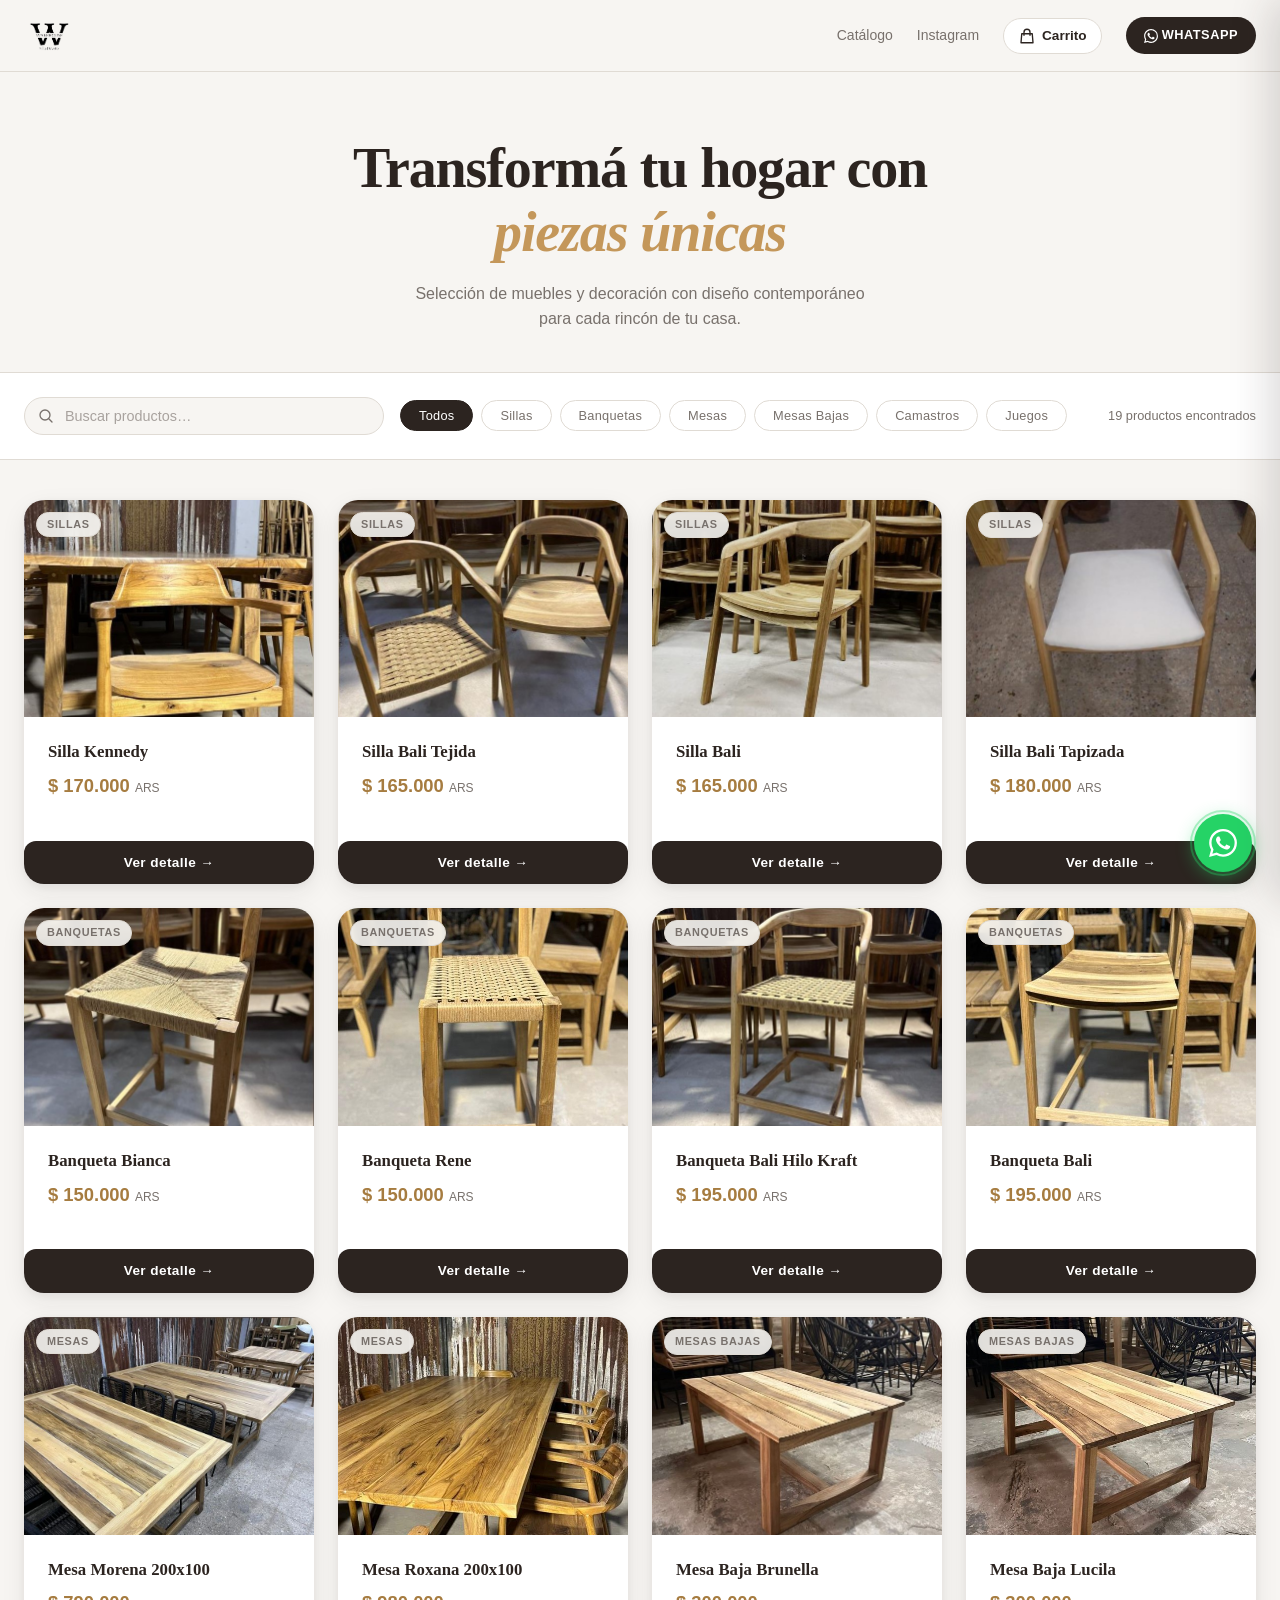
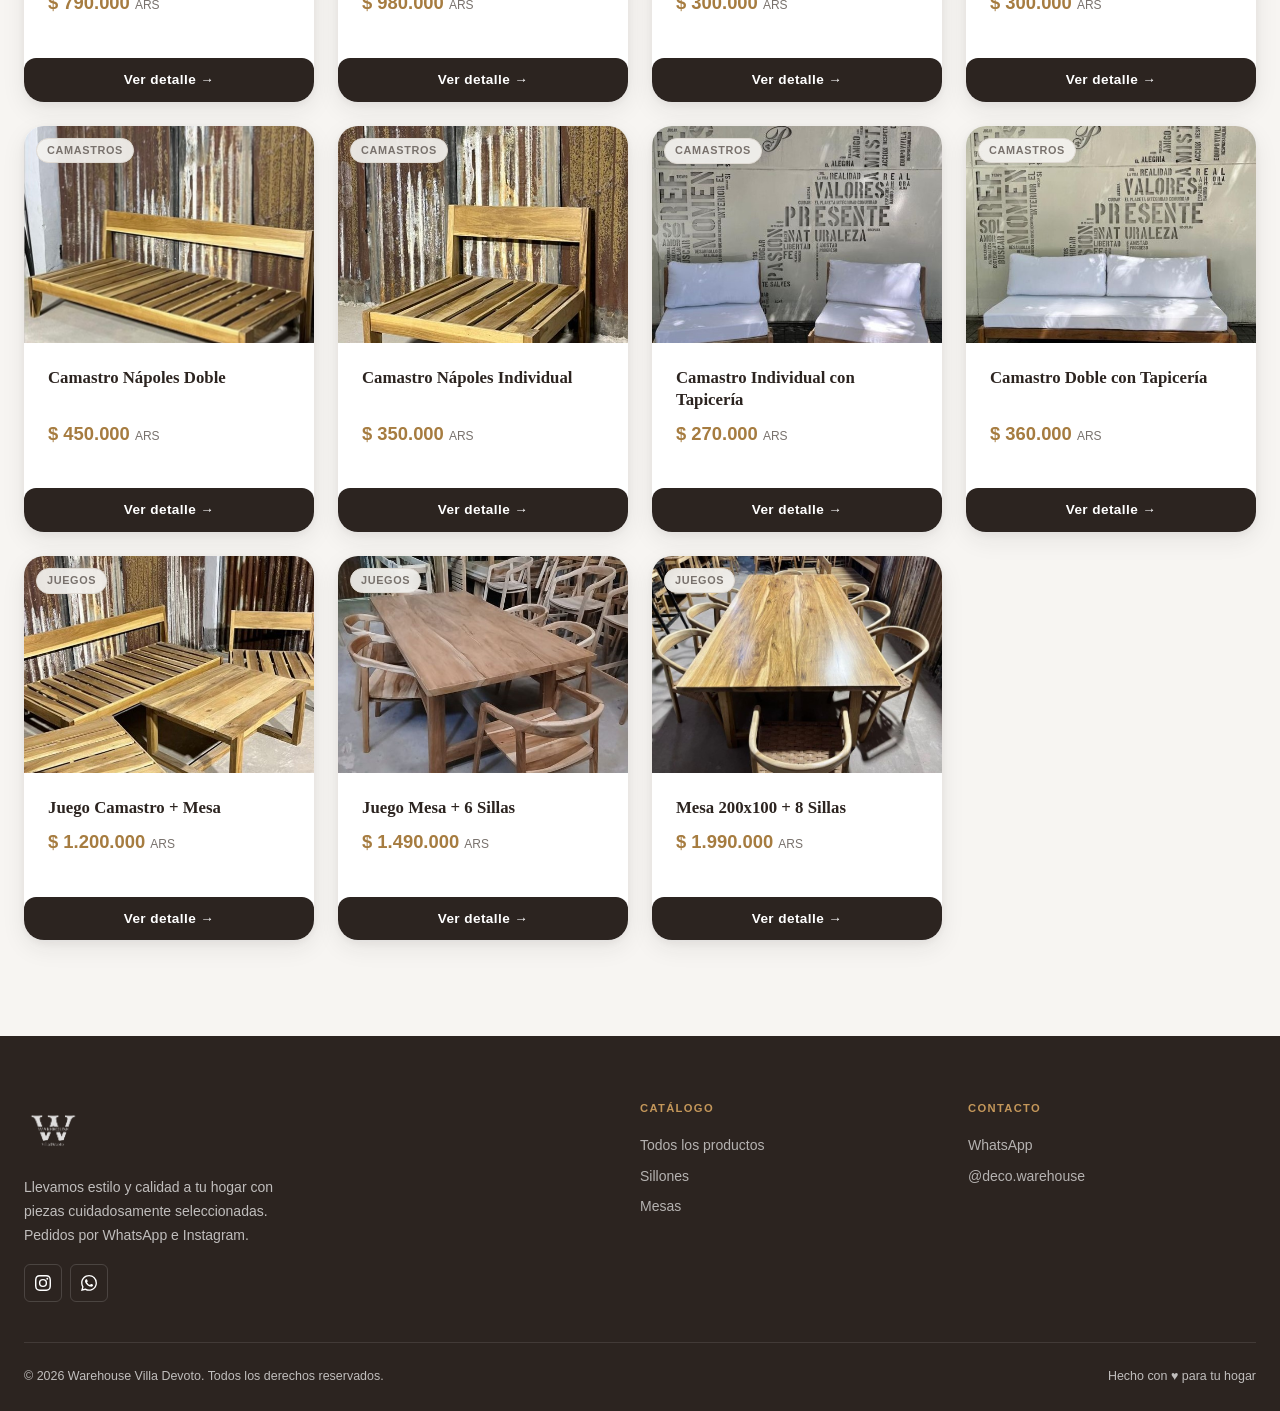
<file: index.html>
<!DOCTYPE html>
<html lang="es">
<head>
  <meta charset="UTF-8">
  <meta name="viewport" content="width=device-width, initial-scale=1.0">
  <title>Deco Warehouse — Decoración &amp; Muebles</title>
  <meta name="description" content="Descubrí nuestra colección de decoración y muebles. Estilo, calidad y diseño para tu hogar.">
  <meta property="og:title"       content="Deco Warehouse — Decoración & Muebles">
  <meta property="og:description" content="Productos exclusivos de decoración y muebles para tu hogar.">
  <meta property="og:type"        content="website">
  <link rel="icon" href="data:image/svg+xml,<svg xmlns='http://www.w3.org/2000/svg' viewBox='0 0 32 32'><rect width='32' height='32' rx='6' fill='%232C2420'/><text x='16' y='23' font-size='18' text-anchor='middle' fill='%23C4975A'>W</text></svg>">
  <link rel="stylesheet" href="style.css">
</head>
<body>

  <!-- ══ HEADER ══ -->
  <header class="site-header">
    <div class="container header-inner">

      <!-- Logo real -->
      <a href="index.html" class="site-logo">
        <img src="images/logo/logo-removebg-preview.png" alt="Warehouse Villa Devoto" class="logo-img">
      </a>

      <!-- Nav -->
      <nav class="header-nav" aria-label="Menú principal">
        <a href="index.html" class="header-link">Catálogo</a>
        <a href="https://www.instagram.com/deco.warehouse" target="_blank" rel="noopener" class="header-link">Instagram</a>

        <!-- Botón carrito -->
        <button class="cart-btn" id="cart-open" aria-label="Abrir carrito">
          <svg viewBox="0 0 24 24" stroke-width="1.8"><path d="M16 11V7a4 4 0 00-8 0v4M5 9h14l1 12H4L5 9z" stroke-linecap="round" stroke-linejoin="round"/></svg>
          Carrito
          <span class="cart-badge" id="cart-badge">0</span>
        </button>

        <a
          href="https://wa.me/5491161507530?text=Hola%2C%20me%20gustar%C3%ADa%20conocer%20m%C3%A1s%20sobre%20sus%20productos."
          target="_blank" rel="noopener" class="header-cta"
        >
          <svg viewBox="0 0 24 24" xmlns="http://www.w3.org/2000/svg">
            <path d="M17.472 14.382c-.297-.149-1.758-.867-2.03-.967-.273-.099-.471-.148-.67.15-.197.297-.767.966-.94 1.164-.173.199-.347.223-.644.075-.297-.15-1.255-.463-2.39-1.475-.883-.788-1.48-1.761-1.653-2.059-.173-.297-.018-.458.13-.606.134-.133.298-.347.446-.52.149-.174.198-.298.298-.497.099-.198.05-.371-.025-.52-.075-.149-.669-1.612-.916-2.207-.242-.579-.487-.5-.669-.51-.173-.008-.371-.01-.57-.01-.198 0-.52.074-.792.372-.272.297-1.04 1.016-1.04 2.479 0 1.462 1.065 2.875 1.213 3.074.149.198 2.096 3.2 5.077 4.487.709.306 1.262.489 1.694.625.712.227 1.36.195 1.871.118.571-.085 1.758-.719 2.006-1.413.248-.694.248-1.289.173-1.413-.074-.124-.272-.198-.57-.347m-5.421 7.403h-.004a9.87 9.87 0 01-5.031-1.378l-.361-.214-3.741.982.998-3.648-.235-.374a9.86 9.86 0 01-1.51-5.26c.001-5.45 4.436-9.884 9.888-9.884 2.64 0 5.122 1.03 6.988 2.898a9.825 9.825 0 012.893 6.994c-.003 5.45-4.437 9.884-9.885 9.884m8.413-18.297A11.815 11.815 0 0012.05 0C5.495 0 .16 5.335.157 11.892c0 2.096.547 4.142 1.588 5.945L.057 24l6.305-1.654a11.882 11.882 0 005.683 1.448h.005c6.554 0 11.89-5.335 11.893-11.893a11.821 11.821 0 00-3.48-8.413z"/>
          </svg>
          WhatsApp
        </a>
      </nav>
    </div>
  </header>

  <main>

    <!-- ══ HERO ══ -->
    <section class="hero">
      <div class="container">
        <!-- <p class="hero-eyebrow">Nueva colección 2025</p> -->
        <h1 class="hero-title">Transformá tu hogar con <em>piezas únicas</em></h1>
        <p class="hero-subtitle">
          Selección de muebles y decoración con diseño contemporáneo para cada rincón de tu casa.
        </p>
      </div>
    </section>

    <!-- ══ FILTROS ══ -->
    <div class="catalog-toolbar">
      <div class="container toolbar-inner">
        <div class="search-wrap">
          <svg viewBox="0 0 24 24" fill="none" stroke-width="2">
            <path d="M21 21l-5.197-5.197m0 0A7.5 7.5 0 105.196 15.803 7.5 7.5 0 0015.803 15.803z" stroke-linecap="round" stroke-linejoin="round"/>
          </svg>
          <input type="search" id="buscador" placeholder="Buscar productos…" aria-label="Buscar productos" autocomplete="off">
        </div>
        <div class="filter-chips" id="filter-chips" role="group" aria-label="Filtrar por categoría"></div>
        <p id="contador-resultados" aria-live="polite"></p>
      </div>
    </div>

    <!-- ══ GRILLA ══ -->
    <section class="catalog-section" aria-label="Catálogo de productos">
      <div class="container">
        <div id="grilla-productos" role="list">
          <div class="page-loading">
            <div class="spinner"></div>
            <p>Cargando productos…</p>
          </div>
        </div>
      </div>
    </section>

  </main>

  <!-- ══ FOOTER ══ -->
  <footer class="site-footer" aria-label="Pie de página">
    <div class="container">
      <div class="footer-inner">
        <div class="footer-brand">
          <a href="index.html" class="site-logo">
            <img src="images/logo/logo-removebg-preview.png" alt="Warehouse Villa Devoto" class="footer-logo-img">
          </a>
          <p class="footer-desc">
            Llevamos estilo y calidad a tu hogar con piezas cuidadosamente seleccionadas. Pedidos por WhatsApp e Instagram.
          </p>
          <div class="footer-social">
            <a href="https://www.instagram.com/deco.warehouse" target="_blank" rel="noopener" class="social-icon" aria-label="Instagram">
              <svg viewBox="0 0 24 24" xmlns="http://www.w3.org/2000/svg"><path d="M12 2.163c3.204 0 3.584.012 4.85.07 3.252.148 4.771 1.691 4.919 4.919.058 1.265.069 1.645.069 4.849 0 3.205-.012 3.584-.069 4.849-.149 3.225-1.664 4.771-4.919 4.919-1.266.058-1.644.07-4.85.07-3.204 0-3.584-.012-4.849-.07-3.26-.149-4.771-1.699-4.919-4.92-.058-1.265-.07-1.644-.07-4.849 0-3.204.013-3.583.07-4.849.149-3.227 1.664-4.771 4.919-4.919 1.266-.057 1.645-.069 4.849-.069zM12 0C8.741 0 8.333.014 7.053.072 2.695.272.273 2.69.073 7.052.014 8.333 0 8.741 0 12c0 3.259.014 3.668.072 4.948.2 4.358 2.618 6.78 6.98 6.98C8.333 23.986 8.741 24 12 24c3.259 0 3.668-.014 4.948-.072 4.354-.2 6.782-2.618 6.979-6.98.059-1.28.073-1.689.073-4.948 0-3.259-.014-3.667-.072-4.947-.196-4.354-2.617-6.78-6.979-6.98C15.668.014 15.259 0 12 0zm0 5.838a6.162 6.162 0 100 12.324 6.162 6.162 0 000-12.324zM12 16a4 4 0 110-8 4 4 0 010 8zm6.406-11.845a1.44 1.44 0 100 2.881 1.44 1.44 0 000-2.881z"/></svg>
            </a>
            <a href="https://wa.me/5491161507530" target="_blank" rel="noopener" class="social-icon" aria-label="WhatsApp">
              <svg viewBox="0 0 24 24" xmlns="http://www.w3.org/2000/svg"><path d="M17.472 14.382c-.297-.149-1.758-.867-2.03-.967-.273-.099-.471-.148-.67.15-.197.297-.767.966-.94 1.164-.173.199-.347.223-.644.075-.297-.15-1.255-.463-2.39-1.475-.883-.788-1.48-1.761-1.653-2.059-.173-.297-.018-.458.13-.606.134-.133.298-.347.446-.52.149-.174.198-.298.298-.497.099-.198.05-.371-.025-.52-.075-.149-.669-1.612-.916-2.207-.242-.579-.487-.5-.669-.51-.173-.008-.371-.01-.57-.01-.198 0-.52.074-.792.372-.272.297-1.04 1.016-1.04 2.479 0 1.462 1.065 2.875 1.213 3.074.149.198 2.096 3.2 5.077 4.487.709.306 1.262.489 1.694.625.712.227 1.36.195 1.871.118.571-.085 1.758-.719 2.006-1.413.248-.694.248-1.289.173-1.413-.074-.124-.272-.198-.57-.347m-5.421 7.403h-.004a9.87 9.87 0 01-5.031-1.378l-.361-.214-3.741.982.998-3.648-.235-.374a9.86 9.86 0 01-1.51-5.26c.001-5.45 4.436-9.884 9.888-9.884 2.64 0 5.122 1.03 6.988 2.898a9.825 9.825 0 012.893 6.994c-.003 5.45-4.437 9.884-9.885 9.884m8.413-18.297A11.815 11.815 0 0012.05 0C5.495 0 .16 5.335.157 11.892c0 2.096.547 4.142 1.588 5.945L.057 24l6.305-1.654a11.882 11.882 0 005.683 1.448h.005c6.554 0 11.89-5.335 11.893-11.893a11.821 11.821 0 00-3.48-8.413z"/></svg>
            </a>
          </div>
        </div>
        <div>
          <p class="footer-heading">Catálogo</p>
          <nav class="footer-links">
            <a href="index.html">Todos los productos</a>
            <a href="index.html">Sillones</a>
            <a href="index.html">Mesas</a>
          </nav>
        </div>
        <div>
          <p class="footer-heading">Contacto</p>
          <nav class="footer-links">
            <a href="https://wa.me/5491161507530" target="_blank" rel="noopener">WhatsApp</a>
            <a href="https://www.instagram.com/deco.warehouse" target="_blank" rel="noopener">@deco.warehouse</a>
            <!-- <a href="mailto:hola@decowarehouse.com">hola@decowarehouse.com</a> -->
          </nav>
        </div>
      </div>
      <div class="footer-bottom">
        <span>© <script>document.write(new Date().getFullYear())</script> Warehouse Villa Devoto. Todos los derechos reservados.</span>
        <span>Hecho con ♥ para tu hogar</span>
      </div>
    </div>
  </footer>

  <!-- ══ BOTÓN FLOTANTE WHATSAPP ══ -->
  <a id="wa-float" href="#" target="_blank" rel="noopener noreferrer" class="whatsapp-float" aria-label="Contactar por WhatsApp">
    <svg viewBox="0 0 24 24" xmlns="http://www.w3.org/2000/svg"><path d="M17.472 14.382c-.297-.149-1.758-.867-2.03-.967-.273-.099-.471-.148-.67.15-.197.297-.767.966-.94 1.164-.173.199-.347.223-.644.075-.297-.15-1.255-.463-2.39-1.475-.883-.788-1.48-1.761-1.653-2.059-.173-.297-.018-.458.13-.606.134-.133.298-.347.446-.52.149-.174.198-.298.298-.497.099-.198.05-.371-.025-.52-.075-.149-.669-1.612-.916-2.207-.242-.579-.487-.5-.669-.51-.173-.008-.371-.01-.57-.01-.198 0-.52.074-.792.372-.272.297-1.04 1.016-1.04 2.479 0 1.462 1.065 2.875 1.213 3.074.149.198 2.096 3.2 5.077 4.487.709.306 1.262.489 1.694.625.712.227 1.36.195 1.871.118.571-.085 1.758-.719 2.006-1.413.248-.694.248-1.289.173-1.413-.074-.124-.272-.198-.57-.347m-5.421 7.403h-.004a9.87 9.87 0 01-5.031-1.378l-.361-.214-3.741.982.998-3.648-.235-.374a9.86 9.86 0 01-1.51-5.26c.001-5.45 4.436-9.884 9.888-9.884 2.64 0 5.122 1.03 6.988 2.898a9.825 9.825 0 012.893 6.994c-.003 5.45-4.437 9.884-9.885 9.884m8.413-18.297A11.815 11.815 0 0012.05 0C5.495 0 .16 5.335.157 11.892c0 2.096.547 4.142 1.588 5.945L.057 24l6.305-1.654a11.882 11.882 0 005.683 1.448h.005c6.554 0 11.89-5.335 11.893-11.893a11.821 11.821 0 00-3.48-8.413z"/></svg>
  </a>

  <!-- ══ CARRITO DRAWER ══ -->
  <div class="cart-overlay" id="cart-overlay"></div>
  <aside class="cart-drawer" id="cart-drawer" aria-label="Carrito de compras">
    <div class="cart-header">
      <h2>Tu carrito</h2>
      <button class="cart-close" id="cart-close" aria-label="Cerrar carrito">
        <svg viewBox="0 0 24 24"><path d="M6 18L18 6M6 6l12 12" stroke-linecap="round" stroke-linejoin="round"/></svg>
      </button>
    </div>

    <div class="cart-items" id="cart-items">
      <div class="cart-empty">
        <svg viewBox="0 0 24 24"><path d="M16 11V7a4 4 0 00-8 0v4M5 9h14l1 12H4L5 9z" stroke-linecap="round" stroke-linejoin="round"/></svg>
        <h3>Tu carrito está vacío</h3>
        <p>Explorá el catálogo y agregá productos.</p>
      </div>
    </div>

    <div class="cart-footer" id="cart-footer" style="display:none;">
      <div class="cart-total-row">
        <span class="cart-total-label">Total del pedido</span>
        <span class="cart-total-amount" id="cart-total">$0</span>
      </div>
      <button class="btn-checkout" id="cart-checkout">
        <svg viewBox="0 0 24 24" xmlns="http://www.w3.org/2000/svg"><path d="M17.472 14.382c-.297-.149-1.758-.867-2.03-.967-.273-.099-.471-.148-.67.15-.197.297-.767.966-.94 1.164-.173.199-.347.223-.644.075-.297-.15-1.255-.463-2.39-1.475-.883-.788-1.48-1.761-1.653-2.059-.173-.297-.018-.458.13-.606.134-.133.298-.347.446-.52.149-.174.198-.298.298-.497.099-.198.05-.371-.025-.52-.075-.149-.669-1.612-.916-2.207-.242-.579-.487-.5-.669-.51-.173-.008-.371-.01-.57-.01-.198 0-.52.074-.792.372-.272.297-1.04 1.016-1.04 2.479 0 1.462 1.065 2.875 1.213 3.074.149.198 2.096 3.2 5.077 4.487.709.306 1.262.489 1.694.625.712.227 1.36.195 1.871.118.571-.085 1.758-.719 2.006-1.413.248-.694.248-1.289.173-1.413-.074-.124-.272-.198-.57-.347m-5.421 7.403h-.004a9.87 9.87 0 01-5.031-1.378l-.361-.214-3.741.982.998-3.648-.235-.374a9.86 9.86 0 01-1.51-5.26c.001-5.45 4.436-9.884 9.888-9.884 2.64 0 5.122 1.03 6.988 2.898a9.825 9.825 0 012.893 6.994c-.003 5.45-4.437 9.884-9.885 9.884m8.413-18.297A11.815 11.815 0 0012.05 0C5.495 0 .16 5.335.157 11.892c0 2.096.547 4.142 1.588 5.945L.057 24l6.305-1.654a11.882 11.882 0 005.683 1.448h.005c6.554 0 11.89-5.335 11.893-11.893a11.821 11.821 0 00-3.48-8.413z"/></svg>
        Confirmar pedido por WhatsApp
      </button>
      <p class="cart-note">Te enviamos los detalles del pago y envío por chat</p>
      <button id="cart-clear" class="btn-vaciar">Vaciar carrito</button>
    </div>
  </aside>

  <script src="app.js"></script>
</body>
</html>
</file>
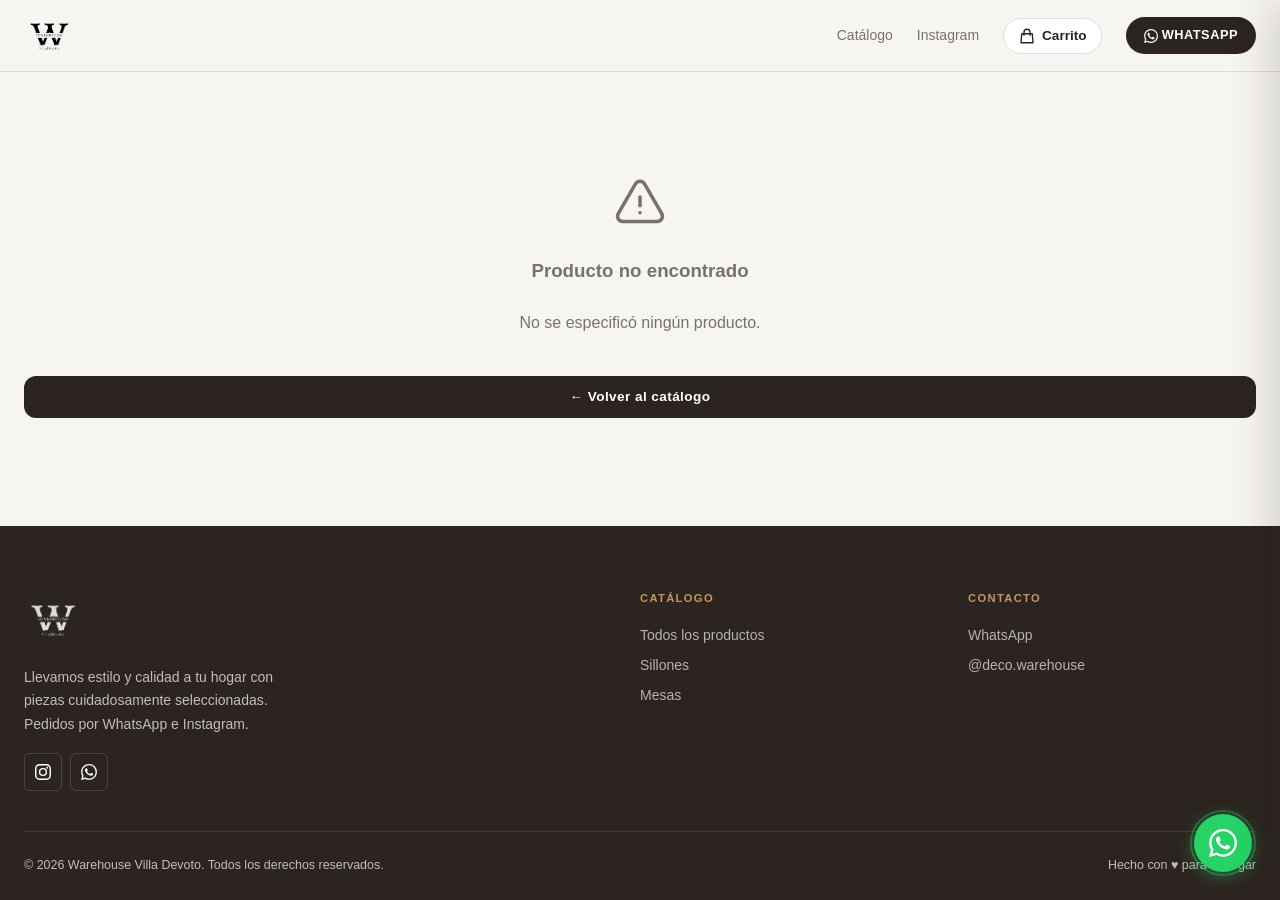
<file: producto.html>
<!DOCTYPE html>
<html lang="es">
<head>
  <meta charset="UTF-8">
  <meta name="viewport" content="width=device-width, initial-scale=1.0">
  <title>Producto — Deco Warehouse</title>
  <meta name="description" content="Detalle de producto en Deco Warehouse.">
  <meta property="og:title"       content="Producto — Deco Warehouse">
  <meta property="og:description" content="Detalle de producto en Deco Warehouse.">
  <meta property="og:image"       content="">
  <meta property="og:type"        content="product">
  <link rel="icon" href="data:image/svg+xml,<svg xmlns='http://www.w3.org/2000/svg' viewBox='0 0 32 32'><rect width='32' height='32' rx='6' fill='%232C2420'/><text x='16' y='23' font-size='18' text-anchor='middle' fill='%23C4975A'>W</text></svg>">
  <link rel="stylesheet" href="style.css">
</head>
<body>

  <!-- ══ HEADER ══ -->
  <header class="site-header">
    <div class="container header-inner">
      <a href="index.html" class="site-logo">
        <img src="images/logo/logo-removebg-preview.png" alt="Warehouse Villa Devoto" class="logo-img">
      </a>
      <nav class="header-nav" aria-label="Menú principal">
        <a href="index.html" class="header-link">Catálogo</a>
        <a href="https://www.instagram.com/deco.warehouse" target="_blank" rel="noopener" class="header-link">Instagram</a>

        <button class="cart-btn" id="cart-open" aria-label="Abrir carrito">
          <svg viewBox="0 0 24 24" stroke-width="1.8"><path d="M16 11V7a4 4 0 00-8 0v4M5 9h14l1 12H4L5 9z" stroke-linecap="round" stroke-linejoin="round"/></svg>
          Carrito
          <span class="cart-badge" id="cart-badge">0</span>
        </button>

        <a
          href="https://wa.me/5491161507530?text=Hola%2C%20me%20gustar%C3%ADa%20conocer%20m%C3%A1s%20sobre%20sus%20productos."
          target="_blank" rel="noopener" class="header-cta"
        >
          <svg viewBox="0 0 24 24" xmlns="http://www.w3.org/2000/svg"><path d="M17.472 14.382c-.297-.149-1.758-.867-2.03-.967-.273-.099-.471-.148-.67.15-.197.297-.767.966-.94 1.164-.173.199-.347.223-.644.075-.297-.15-1.255-.463-2.39-1.475-.883-.788-1.48-1.761-1.653-2.059-.173-.297-.018-.458.13-.606.134-.133.298-.347.446-.52.149-.174.198-.298.298-.497.099-.198.05-.371-.025-.52-.075-.149-.669-1.612-.916-2.207-.242-.579-.487-.5-.669-.51-.173-.008-.371-.01-.57-.01-.198 0-.52.074-.792.372-.272.297-1.04 1.016-1.04 2.479 0 1.462 1.065 2.875 1.213 3.074.149.198 2.096 3.2 5.077 4.487.709.306 1.262.489 1.694.625.712.227 1.36.195 1.871.118.571-.085 1.758-.719 2.006-1.413.248-.694.248-1.289.173-1.413-.074-.124-.272-.198-.57-.347m-5.421 7.403h-.004a9.87 9.87 0 01-5.031-1.378l-.361-.214-3.741.982.998-3.648-.235-.374a9.86 9.86 0 01-1.51-5.26c.001-5.45 4.436-9.884 9.888-9.884 2.64 0 5.122 1.03 6.988 2.898a9.825 9.825 0 012.893 6.994c-.003 5.45-4.437 9.884-9.885 9.884m8.413-18.297A11.815 11.815 0 0012.05 0C5.495 0 .16 5.335.157 11.892c0 2.096.547 4.142 1.588 5.945L.057 24l6.305-1.654a11.882 11.882 0 005.683 1.448h.005c6.554 0 11.89-5.335 11.893-11.893a11.821 11.821 0 00-3.48-8.413z"/></svg>
          WhatsApp
        </a>
      </nav>
    </div>
  </header>

  <main>
    <div class="container">
      <div id="producto-detalle">
        <div class="page-loading">
          <div class="spinner"></div>
          <p>Cargando producto…</p>
        </div>
      </div>
    </div>
  </main>

  <!-- ══ FOOTER ══ -->
  <footer class="site-footer" aria-label="Pie de página">
    <div class="container">
      <div class="footer-inner">
        <div class="footer-brand">
          <a href="index.html" class="site-logo">
            <img src="images/logo/logo-removebg-preview.png" alt="Warehouse Villa Devoto" class="footer-logo-img">
          </a>
          <p class="footer-desc">
            Llevamos estilo y calidad a tu hogar con piezas cuidadosamente seleccionadas. Pedidos por WhatsApp e Instagram.
          </p>
          <div class="footer-social">
            <a href="https://www.instagram.com/deco.warehouse" target="_blank" rel="noopener" class="social-icon" aria-label="Instagram">
              <svg viewBox="0 0 24 24" xmlns="http://www.w3.org/2000/svg"><path d="M12 2.163c3.204 0 3.584.012 4.85.07 3.252.148 4.771 1.691 4.919 4.919.058 1.265.069 1.645.069 4.849 0 3.205-.012 3.584-.069 4.849-.149 3.225-1.664 4.771-4.919 4.919-1.266.058-1.644.07-4.85.07-3.204 0-3.584-.012-4.849-.07-3.26-.149-4.771-1.699-4.919-4.92-.058-1.265-.07-1.644-.07-4.849 0-3.204.013-3.583.07-4.849.149-3.227 1.664-4.771 4.919-4.919 1.266-.057 1.645-.069 4.849-.069zM12 0C8.741 0 8.333.014 7.053.072 2.695.272.273 2.69.073 7.052.014 8.333 0 8.741 0 12c0 3.259.014 3.668.072 4.948.2 4.358 2.618 6.78 6.98 6.98C8.333 23.986 8.741 24 12 24c3.259 0 3.668-.014 4.948-.072 4.354-.2 6.782-2.618 6.979-6.98.059-1.28.073-1.689.073-4.948 0-3.259-.014-3.667-.072-4.947-.196-4.354-2.617-6.78-6.979-6.98C15.668.014 15.259 0 12 0zm0 5.838a6.162 6.162 0 100 12.324 6.162 6.162 0 000-12.324zM12 16a4 4 0 110-8 4 4 0 010 8zm6.406-11.845a1.44 1.44 0 100 2.881 1.44 1.44 0 000-2.881z"/></svg>
            </a>
            <a href="https://wa.me/5491161507530" target="_blank" rel="noopener" class="social-icon" aria-label="WhatsApp">
              <svg viewBox="0 0 24 24" xmlns="http://www.w3.org/2000/svg"><path d="M17.472 14.382c-.297-.149-1.758-.867-2.03-.967-.273-.099-.471-.148-.67.15-.197.297-.767.966-.94 1.164-.173.199-.347.223-.644.075-.297-.15-1.255-.463-2.39-1.475-.883-.788-1.48-1.761-1.653-2.059-.173-.297-.018-.458.13-.606.134-.133.298-.347.446-.52.149-.174.198-.298.298-.497.099-.198.05-.371-.025-.52-.075-.149-.669-1.612-.916-2.207-.242-.579-.487-.5-.669-.51-.173-.008-.371-.01-.57-.01-.198 0-.52.074-.792.372-.272.297-1.04 1.016-1.04 2.479 0 1.462 1.065 2.875 1.213 3.074.149.198 2.096 3.2 5.077 4.487.709.306 1.262.489 1.694.625.712.227 1.36.195 1.871.118.571-.085 1.758-.719 2.006-1.413.248-.694.248-1.289.173-1.413-.074-.124-.272-.198-.57-.347m-5.421 7.403h-.004a9.87 9.87 0 01-5.031-1.378l-.361-.214-3.741.982.998-3.648-.235-.374a9.86 9.86 0 01-1.51-5.26c.001-5.45 4.436-9.884 9.888-9.884 2.64 0 5.122 1.03 6.988 2.898a9.825 9.825 0 012.893 6.994c-.003 5.45-4.437 9.884-9.885 9.884m8.413-18.297A11.815 11.815 0 0012.05 0C5.495 0 .16 5.335.157 11.892c0 2.096.547 4.142 1.588 5.945L.057 24l6.305-1.654a11.882 11.882 0 005.683 1.448h.005c6.554 0 11.89-5.335 11.893-11.893a11.821 11.821 0 00-3.48-8.413z"/></svg>
            </a>
          </div>
        </div>
        <div>
          <p class="footer-heading">Catálogo</p>
          <nav class="footer-links">
            <a href="index.html">Todos los productos</a>
            <a href="index.html">Sillones</a>
            <a href="index.html">Mesas</a>
          </nav>
        </div>
        <div>
          <p class="footer-heading">Contacto</p>
          <nav class="footer-links">
            <a href="https://wa.me/5491161507530" target="_blank" rel="noopener">WhatsApp</a>
            <a href="https://www.instagram.com/deco.warehouse" target="_blank" rel="noopener">@deco.warehouse</a>
            <!-- <a href="mailto:hola@decowarehouse.com">hola@decowarehouse.com</a> -->
          </nav>
        </div>
      </div>
      <div class="footer-bottom">
        <span>© <script>document.write(new Date().getFullYear())</script> Warehouse Villa Devoto. Todos los derechos reservados.</span>
        <span>Hecho con ♥ para tu hogar</span>
      </div>
    </div>
  </footer>

  <!-- ══ BOTÓN FLOTANTE WHATSAPP ══ -->
  <a id="wa-float" href="#" target="_blank" rel="noopener noreferrer" class="whatsapp-float" aria-label="Contactar por WhatsApp">
    <svg viewBox="0 0 24 24" xmlns="http://www.w3.org/2000/svg"><path d="M17.472 14.382c-.297-.149-1.758-.867-2.03-.967-.273-.099-.471-.148-.67.15-.197.297-.767.966-.94 1.164-.173.199-.347.223-.644.075-.297-.15-1.255-.463-2.39-1.475-.883-.788-1.48-1.761-1.653-2.059-.173-.297-.018-.458.13-.606.134-.133.298-.347.446-.52.149-.174.198-.298.298-.497.099-.198.05-.371-.025-.52-.075-.149-.669-1.612-.916-2.207-.242-.579-.487-.5-.669-.51-.173-.008-.371-.01-.57-.01-.198 0-.52.074-.792.372-.272.297-1.04 1.016-1.04 2.479 0 1.462 1.065 2.875 1.213 3.074.149.198 2.096 3.2 5.077 4.487.709.306 1.262.489 1.694.625.712.227 1.36.195 1.871.118.571-.085 1.758-.719 2.006-1.413.248-.694.248-1.289.173-1.413-.074-.124-.272-.198-.57-.347m-5.421 7.403h-.004a9.87 9.87 0 01-5.031-1.378l-.361-.214-3.741.982.998-3.648-.235-.374a9.86 9.86 0 01-1.51-5.26c.001-5.45 4.436-9.884 9.888-9.884 2.64 0 5.122 1.03 6.988 2.898a9.825 9.825 0 012.893 6.994c-.003 5.45-4.437 9.884-9.885 9.884m8.413-18.297A11.815 11.815 0 0012.05 0C5.495 0 .16 5.335.157 11.892c0 2.096.547 4.142 1.588 5.945L.057 24l6.305-1.654a11.882 11.882 0 005.683 1.448h.005c6.554 0 11.89-5.335 11.893-11.893a11.821 11.821 0 00-3.48-8.413z"/></svg>
  </a>

  <!-- ══ CARRITO DRAWER ══ -->
  <div class="cart-overlay" id="cart-overlay"></div>
  <aside class="cart-drawer" id="cart-drawer" aria-label="Carrito de compras">
    <div class="cart-header">
      <h2>Tu carrito</h2>
      <button class="cart-close" id="cart-close" aria-label="Cerrar carrito">
        <svg viewBox="0 0 24 24"><path d="M6 18L18 6M6 6l12 12" stroke-linecap="round" stroke-linejoin="round"/></svg>
      </button>
    </div>
    <div class="cart-items" id="cart-items">
      <div class="cart-empty">
        <svg viewBox="0 0 24 24"><path d="M16 11V7a4 4 0 00-8 0v4M5 9h14l1 12H4L5 9z" stroke-linecap="round" stroke-linejoin="round"/></svg>
        <h3>Tu carrito está vacío</h3>
        <p>Explorá el catálogo y agregá productos.</p>
      </div>
    </div>
    <div class="cart-footer" id="cart-footer" style="display:none;">
      <div class="cart-total-row">
        <span class="cart-total-label">Total del pedido</span>
        <span class="cart-total-amount" id="cart-total">$0</span>
      </div>
      <button class="btn-checkout" id="cart-checkout">
        <svg viewBox="0 0 24 24" xmlns="http://www.w3.org/2000/svg"><path d="M17.472 14.382c-.297-.149-1.758-.867-2.03-.967-.273-.099-.471-.148-.67.15-.197.297-.767.966-.94 1.164-.173.199-.347.223-.644.075-.297-.15-1.255-.463-2.39-1.475-.883-.788-1.48-1.761-1.653-2.059-.173-.297-.018-.458.13-.606.134-.133.298-.347.446-.52.149-.174.198-.298.298-.497.099-.198.05-.371-.025-.52-.075-.149-.669-1.612-.916-2.207-.242-.579-.487-.5-.669-.51-.173-.008-.371-.01-.57-.01-.198 0-.52.074-.792.372-.272.297-1.04 1.016-1.04 2.479 0 1.462 1.065 2.875 1.213 3.074.149.198 2.096 3.2 5.077 4.487.709.306 1.262.489 1.694.625.712.227 1.36.195 1.871.118.571-.085 1.758-.719 2.006-1.413.248-.694.248-1.289.173-1.413-.074-.124-.272-.198-.57-.347m-5.421 7.403h-.004a9.87 9.87 0 01-5.031-1.378l-.361-.214-3.741.982.998-3.648-.235-.374a9.86 9.86 0 01-1.51-5.26c.001-5.45 4.436-9.884 9.888-9.884 2.64 0 5.122 1.03 6.988 2.898a9.825 9.825 0 012.893 6.994c-.003 5.45-4.437 9.884-9.885 9.884m8.413-18.297A11.815 11.815 0 0012.05 0C5.495 0 .16 5.335.157 11.892c0 2.096.547 4.142 1.588 5.945L.057 24l6.305-1.654a11.882 11.882 0 005.683 1.448h.005c6.554 0 11.89-5.335 11.893-11.893a11.821 11.821 0 00-3.48-8.413z"/></svg>
        Confirmar pedido por WhatsApp
      </button>
      <p class="cart-note">Te enviamos los detalles del pago y envío por chat</p>
      <button id="cart-clear" class="btn-vaciar">Vaciar carrito</button>
    </div>
  </aside>

  <script src="app.js"></script>
</body>
</html>
</file>
<file: style.css>
/* ================================================
   DECO WAREHOUSE — style.css
   Variables → Reset → Base → Layout → Componentes
   ================================================ */

/* ── 1. VARIABLES ── */
:root {
  --color-bg:         #F7F5F2;
  --color-bg-alt:     #EDEAE5;
  --color-surface:    #FFFFFF;
  --color-border:     #E0DBD4;

  --color-text:       #1C1917;
  --color-text-muted: #78716C;
  --color-text-light: #A8A29E;

  --color-primary:    #2C2420;
  --color-accent:     #C4975A;
  --color-accent-light: #E8D5B4;
  --color-accent-dark:  #A67C40;

  --color-whatsapp:   #25D366;
  --color-whatsapp-dark: #128C7E;

  --font-display:  'Playfair Display', Georgia, serif;
  --font-body:     'DM Sans', 'Segoe UI', sans-serif;

  --space-xs:   4px;
  --space-sm:   8px;
  --space-md:   16px;
  --space-lg:   24px;
  --space-xl:   40px;
  --space-2xl:  64px;
  --space-3xl:  96px;

  --radius-sm:  6px;
  --radius-md:  12px;
  --radius-lg:  20px;
  --radius-full: 999px;

  --shadow-card: 0 2px 8px rgba(44,36,32,.06), 0 8px 24px rgba(44,36,32,.08);
  --shadow-hover: 0 4px 16px rgba(44,36,32,.1), 0 16px 40px rgba(44,36,32,.12);
  --shadow-btn:  0 4px 12px rgba(196,151,90,.35);

  --transition-fast: 180ms ease;
  --transition-base: 300ms cubic-bezier(0.4, 0, 0.2, 1);
  --transition-slow: 500ms cubic-bezier(0.4, 0, 0.2, 1);

  --max-width: 1280px;
  --header-h: 72px;
}

/* ── 2. RESET ── */
*, *::before, *::after { box-sizing: border-box; margin: 0; padding: 0; }
html { scroll-behavior: smooth; -webkit-font-smoothing: antialiased; }
body {
  font-family: var(--font-body);
  background: var(--color-bg);
  color: var(--color-text);
  line-height: 1.6;
  min-height: 100vh;
  display: flex;
  flex-direction: column;
}
img { display: block; max-width: 100%; }
a  { text-decoration: none; color: inherit; }
ul { list-style: none; }
button { cursor: pointer; border: none; background: none; font-family: inherit; }

/* ── 3. GOOGLE FONTS ── */
@import url('https://fonts.googleapis.com/css2?family=Playfair+Display:wght@400;500;600;700&family=DM+Sans:wght@300;400;500;600&display=swap');

/* ── 4. UTILIDADES ── */
.container {
  width: 100%;
  max-width: var(--max-width);
  margin: 0 auto;
  padding: 0 var(--space-lg);
}
.sr-only {
  position: absolute; width: 1px; height: 1px;
  overflow: hidden; clip: rect(0,0,0,0); white-space: nowrap;
}

/* ── 5. HEADER ── */
.site-header {
  position: sticky;
  top: 0;
  z-index: 100;
  height: var(--header-h);
  background: rgba(247,245,242,.92);
  backdrop-filter: blur(12px);
  border-bottom: 1px solid var(--color-border);
  display: flex;
  align-items: center;
}
.header-inner {
  display: flex;
  align-items: center;
  justify-content: space-between;
  gap: var(--space-lg);
  width: 100%;
}
.site-logo {
  display: flex;
  align-items: center;
  gap: var(--space-sm);
  text-decoration: none;
}
.logo-img {
  height: 52px;
  width: auto;
  object-fit: contain;
  display: block;
}
.logo-mark {
  width: 38px;
  height: 38px;
  background: var(--color-primary);
  border-radius: var(--radius-sm);
  display: grid;
  place-items: center;
  flex-shrink: 0;
}
.logo-mark svg { width: 20px; height: 20px; fill: var(--color-accent); }
.logo-text { line-height: 1.15; }
.logo-name {
  font-family: var(--font-display);
  font-size: 1.1rem;
  font-weight: 600;
  color: var(--color-primary);
  letter-spacing: -.01em;
}
.logo-tagline {
  font-size: .68rem;
  color: var(--color-text-muted);
  letter-spacing: .08em;
  text-transform: uppercase;
}
.header-nav {
  display: flex;
  align-items: center;
  gap: var(--space-lg);
}
.header-link {
  font-size: .875rem;
  font-weight: 500;
  color: var(--color-text-muted);
  transition: color var(--transition-fast);
}
.header-link:hover { color: var(--color-primary); }
.header-cta {
  display: inline-flex;
  align-items: center;
  gap: var(--space-xs);
  background: var(--color-primary);
  color: #fff;
  font-size: .8rem;
  font-weight: 600;
  letter-spacing: .04em;
  text-transform: uppercase;
  padding: 8px 18px;
  border-radius: var(--radius-full);
  transition: background var(--transition-fast), transform var(--transition-fast);
}
.header-cta:hover { background: var(--color-accent); transform: translateY(-1px); }
.header-cta svg { width: 14px; height: 14px; fill: currentColor; }

/* ── CART BUTTON in header ── */
.cart-btn {
  position: relative;
  display: inline-flex;
  align-items: center;
  gap: 6px;
  padding: 8px 14px;
  border-radius: var(--radius-full);
  border: 1.5px solid var(--color-border);
  background: var(--color-surface);
  color: var(--color-primary);
  font-size: .85rem;
  font-weight: 600;
  transition: all var(--transition-fast);
  cursor: pointer;
}
.cart-btn:hover {
  border-color: var(--color-accent);
  color: var(--color-accent);
}
.cart-btn svg { width: 18px; height: 18px; stroke: currentColor; fill: none; }
.cart-badge {
  display: none;
  position: absolute;
  top: -6px;
  right: -6px;
  background: var(--color-accent);
  color: #fff;
  font-size: .65rem;
  font-weight: 700;
  width: 18px;
  height: 18px;
  border-radius: 50%;
  align-items: center;
  justify-content: center;
  line-height: 1;
}
.cart-badge.visible { display: flex; }

/* ── CART SIDEBAR OVERLAY ── */
.cart-overlay {
  position: fixed;
  inset: 0;
  z-index: 300;
  background: rgba(28,25,23,.45);
  backdrop-filter: blur(3px);
  opacity: 0;
  pointer-events: none;
  transition: opacity var(--transition-base);
}
.cart-overlay.open {
  opacity: 1;
  pointer-events: all;
}

/* Cart drawer */
.cart-drawer {
  position: fixed;
  top: 0;
  right: 0;
  z-index: 310;
  height: 100dvh;
  width: min(420px, 100vw);
  background: var(--color-surface);
  box-shadow: -8px 0 40px rgba(44,36,32,.18);
  display: flex;
  flex-direction: column;
  transform: translateX(100%);
  transition: transform var(--transition-base);
}
.cart-drawer.open { transform: translateX(0); }

.cart-header {
  display: flex;
  align-items: center;
  justify-content: space-between;
  padding: var(--space-lg);
  border-bottom: 1px solid var(--color-border);
  flex-shrink: 0;
}
.cart-header h2 {
  font-family: var(--font-display);
  font-size: 1.3rem;
  font-weight: 600;
  color: var(--color-primary);
}
.cart-close {
  width: 36px;
  height: 36px;
  border-radius: 50%;
  background: var(--color-bg);
  border: 1px solid var(--color-border);
  display: grid;
  place-items: center;
  cursor: pointer;
  transition: background var(--transition-fast);
}
.cart-close:hover { background: var(--color-bg-alt); }
.cart-close svg { width: 16px; height: 16px; stroke: var(--color-text-muted); fill: none; stroke-width: 2; stroke-linecap: round; }

.cart-items {
  flex: 1;
  overflow-y: auto;
  padding: var(--space-md);
  display: flex;
  flex-direction: column;
  gap: var(--space-md);
}

.cart-empty {
  flex: 1;
  display: flex;
  flex-direction: column;
  align-items: center;
  justify-content: center;
  gap: var(--space-md);
  color: var(--color-text-muted);
  text-align: center;
  padding: var(--space-2xl);
}
.cart-empty svg { width: 56px; height: 56px; stroke: var(--color-border); fill: none; stroke-width: 1.5; }
.cart-empty h3 { font-family: var(--font-display); font-size: 1.15rem; color: var(--color-text); }

.cart-item {
  display: grid;
  grid-template-columns: 72px 1fr auto;
  gap: var(--space-md);
  align-items: center;
  padding: var(--space-md);
  background: var(--color-bg);
  border-radius: var(--radius-md);
  border: 1px solid var(--color-border);
  animation: fadeInUp .25s ease;
}
.cart-item-img {
  width: 72px;
  height: 72px;
  border-radius: var(--radius-sm);
  object-fit: cover;
  background: var(--color-bg-alt);
}
.cart-item-info { min-width: 0; }
.cart-item-name {
  font-family: var(--font-display);
  font-size: .9rem;
  font-weight: 600;
  color: var(--color-primary);
  white-space: nowrap;
  overflow: hidden;
  text-overflow: ellipsis;
}
.cart-item-price {
  font-size: .85rem;
  color: var(--color-accent-dark);
  font-weight: 600;
  margin-top: 2px;
}
.cart-item-qty {
  display: flex;
  align-items: center;
  gap: 6px;
  margin-top: 8px;
}
.qty-btn {
  width: 24px;
  height: 24px;
  border-radius: 50%;
  background: var(--color-surface);
  border: 1px solid var(--color-border);
  display: grid;
  place-items: center;
  cursor: pointer;
  font-size: .85rem;
  font-weight: 700;
  color: var(--color-primary);
  transition: all var(--transition-fast);
  line-height: 1;
}
.qty-btn:hover { background: var(--color-primary); color: #fff; border-color: var(--color-primary); }
.qty-num { font-size: .85rem; font-weight: 600; min-width: 18px; text-align: center; }
.cart-item-remove {
  width: 28px;
  height: 28px;
  border-radius: 50%;
  background: transparent;
  border: 1px solid transparent;
  display: grid;
  place-items: center;
  cursor: pointer;
  color: var(--color-text-light);
  transition: all var(--transition-fast);
  align-self: start;
}
.cart-item-remove:hover { background: #fee2e2; border-color: #fca5a5; color: #ef4444; }
.cart-item-remove svg { width: 14px; height: 14px; stroke: currentColor; fill: none; stroke-width: 2; stroke-linecap: round; }

.cart-footer {
  padding: var(--space-lg);
  border-top: 1px solid var(--color-border);
  flex-shrink: 0;
  display: flex;
  flex-direction: column;
  gap: var(--space-md);
  background: var(--color-bg);
}
.cart-total-row {
  display: flex;
  justify-content: space-between;
  align-items: center;
}
.cart-total-label {
  font-size: .85rem;
  color: var(--color-text-muted);
  font-weight: 500;
}
.cart-total-amount {
  font-family: var(--font-display);
  font-size: 1.4rem;
  font-weight: 700;
  color: var(--color-primary);
}
.btn-checkout {
  display: inline-flex;
  align-items: center;
  justify-content: center;
  gap: 10px;
  width: 100%;
  padding: 16px;
  background: var(--color-whatsapp);
  color: #fff;
  border-radius: var(--radius-md);
  font-size: 1rem;
  font-weight: 600;
  letter-spacing: .02em;
  transition: background var(--transition-fast), transform var(--transition-fast), box-shadow var(--transition-fast);
  box-shadow: 0 4px 14px rgba(37,211,102,.35);
  cursor: pointer;
  border: none;
  text-decoration: none;
}
.btn-checkout:hover {
  background: var(--color-whatsapp-dark);
  transform: translateY(-2px);
  box-shadow: 0 8px 24px rgba(37,211,102,.4);
}
.btn-checkout svg { width: 20px; height: 20px; fill: #fff; }
.btn-checkout:disabled {
  background: var(--color-border);
  box-shadow: none;
  cursor: not-allowed;
  transform: none;
  color: var(--color-text-muted);
}
.cart-note {
  font-size: .72rem;
  color: var(--color-text-light);
  text-align: center;
}

/* ── BOTÓN VACIAR CARRITO ── */
.btn-vaciar {
  width: 100%;
  padding: 10px;
  background: none;
  border: 1.5px solid #e57373;
  color: #c0392b;
  border-radius: var(--radius-md);
  font-size: .82rem;
  font-weight: 600;
  letter-spacing: .02em;
  cursor: pointer;
  transition: background var(--transition-fast), color var(--transition-fast), border-color var(--transition-fast);
  font-family: var(--font-body);
}
.btn-vaciar:hover {
  background: #c0392b;
  border-color: #c0392b;
  color: #fff;
}

/* Add to cart button */
.btn-agregar {
  display: block;
  width: 100%;
  text-align: center;
  margin-top: var(--space-sm);
  padding: 10px;
  background: var(--color-accent);
  color: #fff;
  border-radius: var(--radius-md);
  font-size: .82rem;
  font-weight: 600;
  letter-spacing: .03em;
  transition: background var(--transition-fast), transform var(--transition-fast);
  cursor: pointer;
  border: none;
}
.btn-agregar:hover { background: var(--color-accent-dark); transform: translateY(-1px); }
.btn-agregar.added {
  background: var(--color-primary);
}

/* Toast notification */
.toast {
  position: fixed;
  bottom: 100px;
  right: 28px;
  z-index: 400;
  background: var(--color-primary);
  color: #fff;
  padding: 12px 20px;
  border-radius: var(--radius-md);
  font-size: .875rem;
  font-weight: 500;
  box-shadow: var(--shadow-hover);
  transform: translateY(20px);
  opacity: 0;
  pointer-events: none;
  transition: all var(--transition-base);
  display: flex;
  align-items: center;
  gap: 8px;
}
.toast.show {
  opacity: 1;
  transform: translateY(0);
}
.toast svg { width: 16px; height: 16px; fill: var(--color-accent); flex-shrink: 0; }

/* ── 6. HERO ── */
.hero {
  padding: var(--space-2xl) 0 var(--space-xl);
  text-align: center;
}
.hero-eyebrow {
  display: inline-block;
  font-size: .75rem;
  font-weight: 600;
  letter-spacing: .12em;
  text-transform: uppercase;
  color: var(--color-accent);
  margin-bottom: var(--space-md);
  padding: 4px 14px;
  border: 1px solid var(--color-accent-light);
  border-radius: var(--radius-full);
  background: rgba(196,151,90,.08);
}
.hero-title {
  font-family: var(--font-display);
  font-size: clamp(2rem, 5vw, 3.5rem);
  font-weight: 700;
  color: var(--color-primary);
  line-height: 1.15;
  letter-spacing: -.02em;
  max-width: 700px;
  margin: 0 auto var(--space-md);
}
.hero-title em { font-style: italic; color: var(--color-accent); }
.hero-subtitle {
  font-size: 1rem;
  color: var(--color-text-muted);
  max-width: 480px;
  margin: 0 auto;
}

/* ── 7. BARRA DE FILTROS ── */
.catalog-toolbar {
  padding: var(--space-lg) 0;
  border-top: 1px solid var(--color-border);
  border-bottom: 1px solid var(--color-border);
  background: var(--color-surface);
  margin-bottom: var(--space-xl);
}
.toolbar-inner {
  display: flex;
  flex-wrap: wrap;
  align-items: center;
  gap: var(--space-md);
}
.search-wrap {
  position: relative;
  flex: 1;
  min-width: 220px;
  max-width: 360px;
}
.search-wrap svg {
  position: absolute;
  left: 14px;
  top: 50%;
  transform: translateY(-50%);
  width: 16px;
  height: 16px;
  stroke: var(--color-text-muted);
  pointer-events: none;
}
#buscador {
  width: 100%;
  padding: 10px 14px 10px 40px;
  border: 1.5px solid var(--color-border);
  border-radius: var(--radius-full);
  background: var(--color-bg);
  font-size: .9rem;
  font-family: var(--font-body);
  color: var(--color-text);
  transition: border-color var(--transition-fast), box-shadow var(--transition-fast);
  outline: none;
}
#buscador::placeholder { color: var(--color-text-light); }
#buscador:focus {
  border-color: var(--color-accent);
  box-shadow: 0 0 0 3px rgba(196,151,90,.15);
}
.filter-chips {
  display: flex;
  flex-wrap: wrap;
  gap: var(--space-sm);
  flex: 1;
}
.chip {
  padding: 7px 18px;
  border-radius: var(--radius-full);
  font-size: .8rem;
  font-weight: 500;
  letter-spacing: .02em;
  border: 1.5px solid var(--color-border);
  background: transparent;
  color: var(--color-text-muted);
  transition: all var(--transition-fast);
}
.chip:hover { border-color: var(--color-accent); color: var(--color-accent); }
.chip.active {
  background: var(--color-primary);
  border-color: var(--color-primary);
  color: #fff;
}
#contador-resultados {
  font-size: .8rem;
  color: var(--color-text-muted);
  white-space: nowrap;
  margin-left: auto;
}

/* ── 8. GRILLA DE PRODUCTOS ── */
.catalog-section { padding-bottom: var(--space-3xl); flex: 1; }
#grilla-productos {
  display: grid;
  grid-template-columns: repeat(auto-fill, minmax(260px, 1fr));
  gap: var(--space-lg);
}
.product-card {
  background: var(--color-surface);
  border-radius: var(--radius-lg);
  overflow: hidden;
  box-shadow: var(--shadow-card);
  transition: box-shadow var(--transition-base), transform var(--transition-base);
  animation: fadeInUp .45s ease both;
  display: flex;
  flex-direction: column;
}
.product-card:hover {
  box-shadow: var(--shadow-hover);
  transform: translateY(-5px);
}
@keyframes fadeInUp {
  from { opacity: 0; transform: translateY(20px); }
  to   { opacity: 1; transform: translateY(0);    }
}
.card-img-wrap {
  position: relative;
  aspect-ratio: 4/3;
  overflow: hidden;
  background: var(--color-bg-alt);
}
.card-img-wrap img {
  width: 100%;
  height: 100%;
  object-fit: cover;
  transition: transform var(--transition-slow);
}
.product-card:hover .card-img-wrap img { transform: scale(1.06); }
.card-badge {
  position: absolute;
  top: 12px;
  left: 12px;
  background: rgba(247,245,242,.9);
  backdrop-filter: blur(6px);
  border: 1px solid var(--color-border);
  border-radius: var(--radius-full);
  font-size: .68rem;
  font-weight: 600;
  letter-spacing: .06em;
  text-transform: uppercase;
  color: var(--color-text-muted);
  padding: 3px 10px;
}
.card-body {
  padding: var(--space-lg);
  display: flex;
  flex-direction: column;
  gap: var(--space-sm);
  flex: 1;
}
.card-name {
  font-family: var(--font-display);
  font-size: 1.05rem;
  font-weight: 600;
  color: var(--color-primary);
  line-height: 1.3;
}
.card-price {
  font-size: 1.15rem;
  font-weight: 600;
  color: var(--color-accent-dark);
  margin-top: auto;
}
.card-price span { font-size: .75rem; font-weight: 400; color: var(--color-text-muted); }
.card-actions {
  display: flex;
  flex-direction: column;
  gap: var(--space-sm);
  margin-top: var(--space-md);
}
.btn-ver {
  display: block;
  width: 100%;
  text-align: center;
  padding: 11px;
  background: var(--color-primary);
  color: #fff;
  border-radius: var(--radius-md);
  font-size: .85rem;
  font-weight: 600;
  letter-spacing: .03em;
  transition: background var(--transition-fast), transform var(--transition-fast);
}
.btn-ver:hover { background: var(--color-accent); transform: translateY(-1px); }

.empty-state {
  grid-column: 1/-1;
  text-align: center;
  padding: var(--space-3xl) var(--space-lg);
  color: var(--color-text-muted);
}
.empty-state svg { width: 56px; height: 56px; stroke: var(--color-border); margin: 0 auto var(--space-lg); }
.empty-state h3 { font-family: var(--font-display); font-size: 1.3rem; color: var(--color-text); margin-bottom: var(--space-sm); }

/* ── 9. PÁGINA DE PRODUCTO ── */
.back-link {
  display: inline-flex;
  align-items: center;
  gap: 6px;
  font-size: .85rem;
  font-weight: 500;
  color: var(--color-text-muted);
  padding: var(--space-lg) 0;
  transition: color var(--transition-fast);
}
.back-link:hover { color: var(--color-primary); }
.back-link svg { width: 16px; height: 16px; stroke: currentColor; }
.product-detail {
  display: grid;
  grid-template-columns: 1fr;
  gap: var(--space-2xl);
  padding-bottom: var(--space-3xl);
}
@media (min-width: 768px) {
  .product-detail { grid-template-columns: 1fr 1fr; align-items: start; }
}
.detail-img-wrap {
  border-radius: var(--radius-lg);
  overflow: hidden;
  aspect-ratio: 1;
  background: var(--color-bg-alt);
  box-shadow: var(--shadow-card);
  animation: fadeInUp .5s ease both;
}
.detail-img-wrap img {
  width: 100%;
  height: 100%;
  object-fit: cover;
  transition: transform var(--transition-slow);
}
.detail-img-wrap:hover img { transform: scale(1.04); }
.detail-info {
  display: flex;
  flex-direction: column;
  gap: var(--space-lg);
  animation: fadeInUp .55s .1s ease both;
}
.detail-badge {
  display: inline-flex;
  align-items: center;
  gap: 6px;
  font-size: .75rem;
  font-weight: 600;
  letter-spacing: .08em;
  text-transform: uppercase;
  color: var(--color-accent-dark);
  background: rgba(196,151,90,.1);
  border: 1px solid var(--color-accent-light);
  border-radius: var(--radius-full);
  padding: 4px 14px;
  width: fit-content;
}
.detail-name {
  font-family: var(--font-display);
  font-size: clamp(1.6rem, 3vw, 2.4rem);
  font-weight: 700;
  color: var(--color-primary);
  line-height: 1.2;
  letter-spacing: -.02em;
}
.detail-price {
  font-size: 2rem;
  font-weight: 600;
  color: var(--color-accent-dark);
}
.detail-price sup { font-size: 1rem; vertical-align: super; }
.detail-divider { height: 1px; background: var(--color-border); }
.detail-desc-label {
  font-size: .7rem;
  font-weight: 600;
  letter-spacing: .1em;
  text-transform: uppercase;
  color: var(--color-text-light);
  margin-bottom: var(--space-sm);
}
.detail-desc {
  font-size: .95rem;
  color: var(--color-text-muted);
  line-height: 1.75;
}

/* Botón agregar al carrito (detalle) */
.btn-add-detail {
  display: inline-flex;
  align-items: center;
  justify-content: center;
  gap: 10px;
  width: 100%;
  padding: 16px;
  background: var(--color-accent);
  color: #fff;
  border-radius: var(--radius-md);
  font-size: 1rem;
  font-weight: 600;
  letter-spacing: .02em;
  transition: background var(--transition-fast), transform var(--transition-fast), box-shadow var(--transition-fast);
  box-shadow: var(--shadow-btn);
  cursor: pointer;
  border: none;
}
.btn-add-detail:hover {
  background: var(--color-accent-dark);
  transform: translateY(-2px);
  box-shadow: 0 8px 24px rgba(196,151,90,.4);
}
.btn-add-detail svg { width: 20px; height: 20px; stroke: #fff; fill: none; stroke-width: 2; }

/* Botón WhatsApp */
.btn-whatsapp {
  display: inline-flex;
  align-items: center;
  justify-content: center;
  gap: 10px;
  width: 100%;
  padding: 16px;
  background: var(--color-whatsapp);
  color: #fff;
  border-radius: var(--radius-md);
  font-size: 1rem;
  font-weight: 600;
  letter-spacing: .02em;
  transition: background var(--transition-fast), transform var(--transition-fast), box-shadow var(--transition-fast);
  box-shadow: 0 4px 14px rgba(37,211,102,.35);
}
.btn-whatsapp:hover {
  background: var(--color-whatsapp-dark);
  transform: translateY(-2px);
  box-shadow: 0 8px 24px rgba(37,211,102,.4);
}
.btn-whatsapp svg { width: 22px; height: 22px; fill: #fff; }

/* Loading / Error */
.page-loading, .page-error {
  display: flex;
  flex-direction: column;
  align-items: center;
  justify-content: center;
  min-height: 50vh;
  gap: var(--space-lg);
  color: var(--color-text-muted);
}
.spinner {
  width: 40px;
  height: 40px;
  border: 3px solid var(--color-border);
  border-top-color: var(--color-accent);
  border-radius: 50%;
  animation: spin 0.7s linear infinite;
}
@keyframes spin { to { transform: rotate(360deg); } }

/* ── 10. BOTÓN FLOTANTE WHATSAPP ── */
.whatsapp-float {
  position: fixed;
  bottom: 28px;
  right: 28px;
  z-index: 200;
  width: 58px;
  height: 58px;
  background: var(--color-whatsapp);
  border-radius: 50%;
  display: grid;
  place-items: center;
  box-shadow: 0 4px 18px rgba(37,211,102,.45);
  transition: transform var(--transition-fast), box-shadow var(--transition-fast);
  animation: popIn .5s 1s cubic-bezier(0.34, 1.56, 0.64, 1) both;
}
.whatsapp-float:hover {
  transform: scale(1.1) rotate(-6deg);
  box-shadow: 0 8px 28px rgba(37,211,102,.55);
}
.whatsapp-float svg { width: 28px; height: 28px; fill: #fff; }
.whatsapp-float::before {
  content: '';
  position: absolute;
  inset: -4px;
  border-radius: 50%;
  border: 2px solid rgba(37,211,102,.35);
  animation: pulse 2s ease infinite;
}
@keyframes pulse {
  0%, 100% { transform: scale(1); opacity: .8; }
  50%       { transform: scale(1.15); opacity: 0; }
}
@keyframes popIn {
  from { opacity: 0; transform: scale(.4); }
  to   { opacity: 1; transform: scale(1);  }
}

/* ── 11. FOOTER ── */
.site-footer {
  background: var(--color-primary);
  color: rgba(255,255,255,.7);
  padding: var(--space-2xl) 0 var(--space-lg);
  margin-top: auto;
}
.footer-inner {
  display: grid;
  grid-template-columns: 1fr;
  gap: var(--space-xl);
  padding-bottom: var(--space-xl);
  border-bottom: 1px solid rgba(255,255,255,.1);
}
@media (min-width: 640px) {
  .footer-inner { grid-template-columns: 1fr 1fr; }
}
@media (min-width: 900px) {
  .footer-inner { grid-template-columns: 2fr 1fr 1fr; }
}
.footer-brand .logo-name { color: #fff; font-size: 1.25rem; }
.footer-brand .logo-tagline { color: rgba(255,255,255,.45); }
.footer-logo-img { height: 60px; width: auto; filter: brightness(0) invert(1); opacity: .85; }
.footer-desc {
  margin-top: var(--space-md);
  font-size: .875rem;
  line-height: 1.7;
  max-width: 280px;
}
.footer-heading {
  font-size: .7rem;
  font-weight: 600;
  letter-spacing: .12em;
  text-transform: uppercase;
  color: var(--color-accent);
  margin-bottom: var(--space-md);
}
.footer-links { display: flex; flex-direction: column; gap: var(--space-sm); }
.footer-links a {
  font-size: .875rem;
  color: rgba(255,255,255,.65);
  transition: color var(--transition-fast);
}
.footer-links a:hover { color: #fff; }
.footer-social {
  display: flex;
  gap: var(--space-sm);
  margin-top: var(--space-md);
}
.social-icon {
  width: 38px;
  height: 38px;
  border-radius: var(--radius-sm);
  border: 1px solid rgba(255,255,255,.15);
  display: grid;
  place-items: center;
  transition: background var(--transition-fast), border-color var(--transition-fast);
}
.social-icon:hover { background: var(--color-accent); border-color: var(--color-accent); }
.social-icon svg { width: 16px; height: 16px; fill: #fff; }
.footer-bottom {
  padding-top: var(--space-lg);
  font-size: .78rem;
  display: flex;
  flex-wrap: wrap;
  gap: var(--space-sm);
  justify-content: space-between;
  align-items: center;
}
.footer-bottom a { color: var(--color-accent); }

/* ── 12. RESPONSIVE ── */
@media (max-width: 600px) {
  :root { --header-h: 60px; }
  .header-nav .header-link { display: none; }
  #grilla-productos { grid-template-columns: repeat(auto-fill, minmax(160px, 1fr)); gap: var(--space-md); }
  .card-body { padding: var(--space-md); }
  .card-name { font-size: .95rem; }
  .toolbar-inner { flex-direction: column; align-items: stretch; }
  .search-wrap { max-width: 100%; }
  .whatsapp-float { bottom: 18px; right: 18px; width: 52px; height: 52px; }
  .toast { right: 12px; bottom: 90px; }
}

/* ── Selector de cantidad ── */
.card-qty {
  display: flex;
  align-items: center;
  gap: 8px;
}

.btn-qty {
  width: 28px;
  height: 28px;
  border-radius: 50%;
  border: 1.5px solid var(--color-accent);
  background: transparent;
  color: var(--color-accent);
  font-size: 1rem;
  cursor: pointer;
  display: flex;
  align-items: center;
  justify-content: center;
  transition: background 0.2s, color 0.2s;
  line-height: 1;
}

.btn-qty:hover {
  background: var(--color-accent);
  color: #fff;
}

.qty-val {
  font-size: 1rem;
  font-weight: 600;
  min-width: 20px;
  text-align: center;
  color: var(--color-primary);
}

.detalle-qty {
  margin-bottom: 12px;
}

.detalle-qty .btn-qty {
  width: 36px;
  height: 36px;
  font-size: 1.2rem;
}

.detalle-qty .qty-val {
  font-size: 1.2rem;
  min-width: 28px;
}

.card-actions .card-qty {
  justify-content: center;
}

.detalle-qty {
  justify-content: center;
}
</file>
